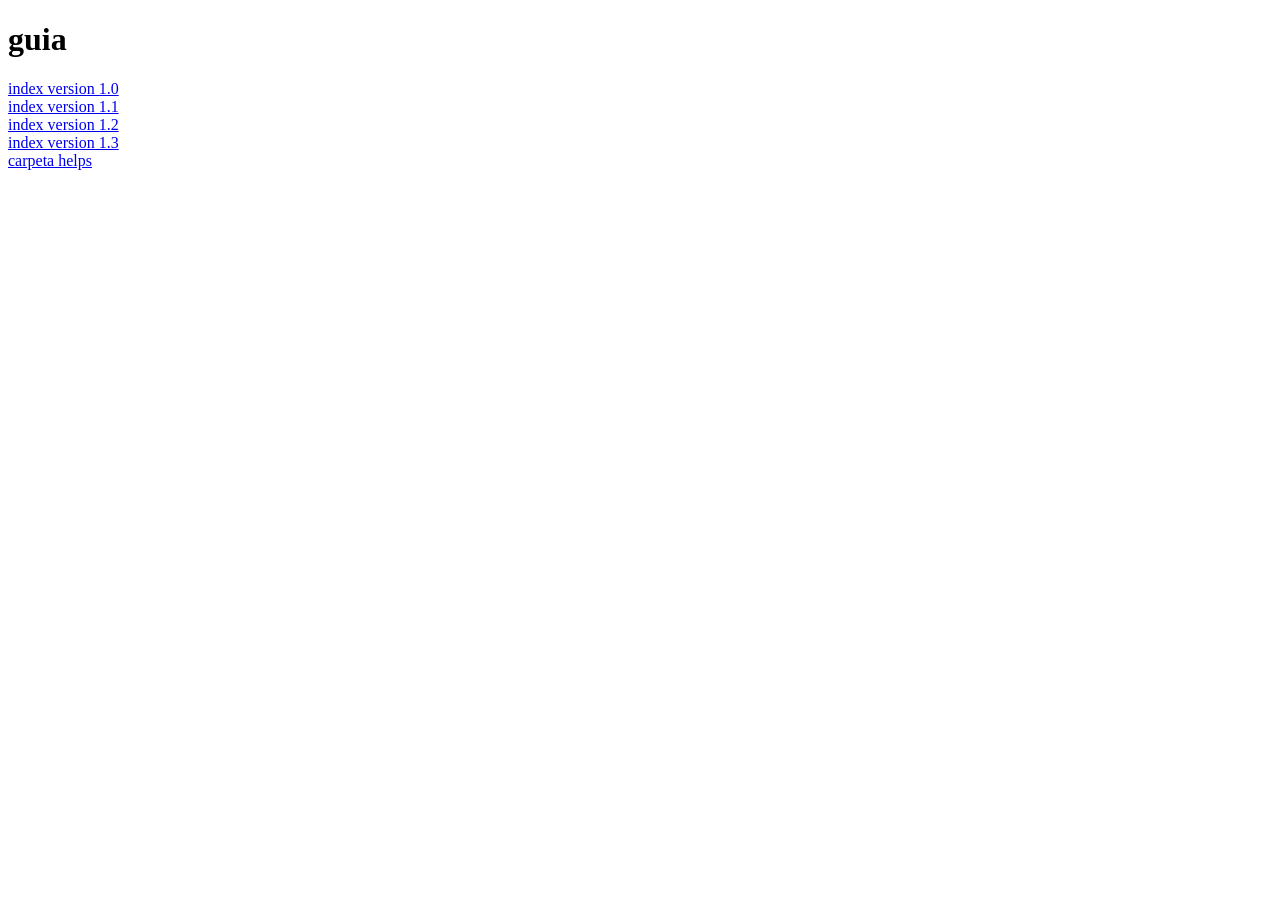
<file: index.html>
<!DOCTYPE html>
<html lang="en">
<head>
    <meta charset="UTF-8">
    <meta name="viewport" content="width=device-width, initial-scale=1.0">
    <title>Document</title>
</head>
<body>
    <h1>guia</h1>
    <a href="dashboard/version 1.0/index.html">index version 1.0</a><br>
    <a href="dashboard/version 1.1/index.html">index version 1.1</a><br>
    <a href="dashboard/version 1.2/index.html">index version 1.2</a><br>
    <a href="dashboard/version 1.3/index.html">index version 1.3</a><br>
    <a href="dashboard/helps">carpeta helps</a><br>

</body>
</html>
</file>
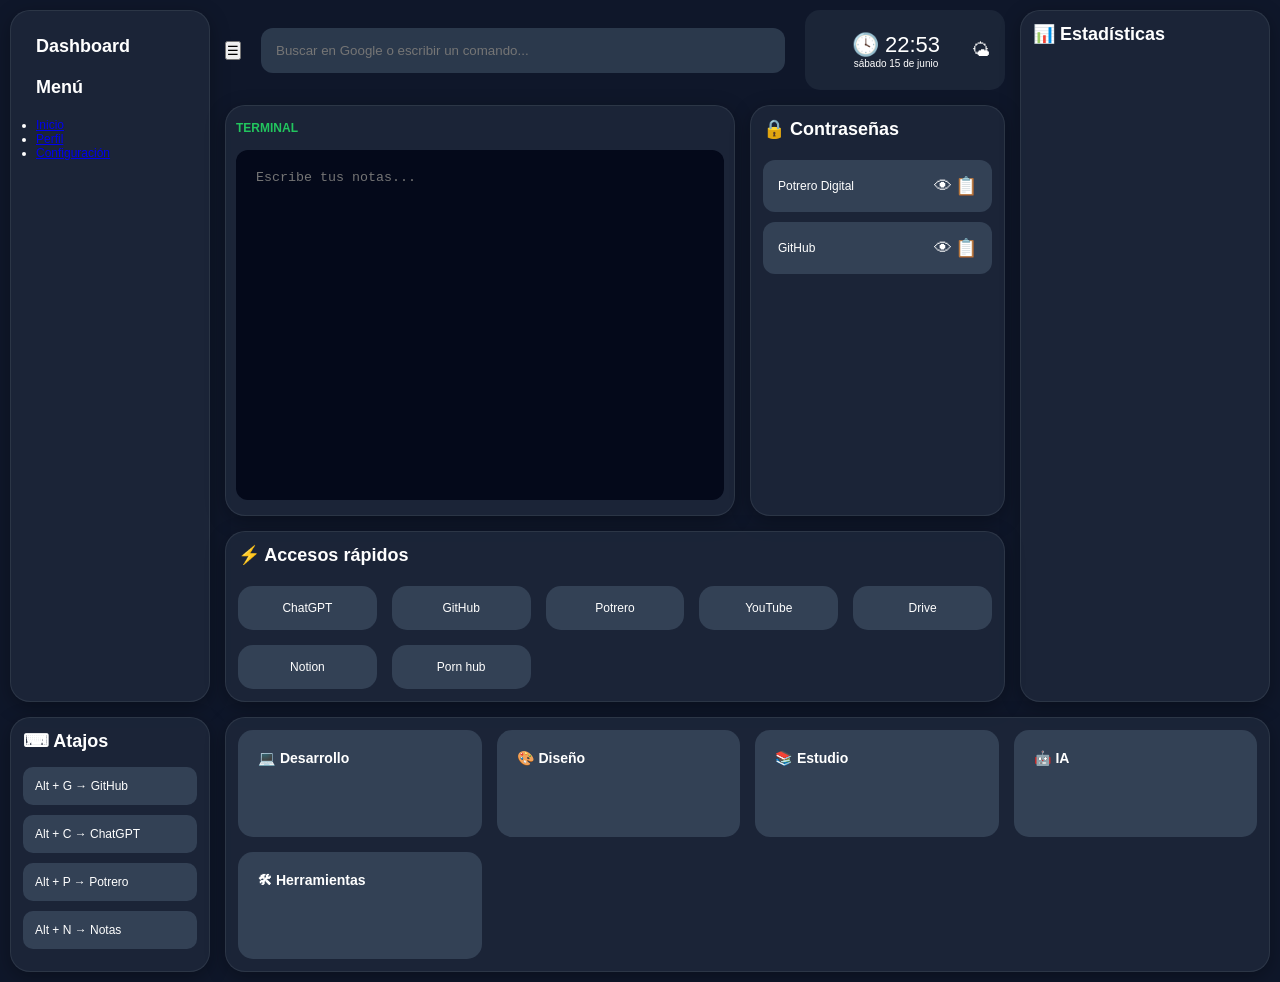
<file: dashboard/version 1.0/index.html>
<!DOCTYPE html>
<html lang="en">
<head>
    <meta charset="UTF-8">
    <meta name="viewport" content="width=device-width, initial-scale=1.0">
    <link rel="stylesheet" href="styles.css">
    <title>version 1.0</title>
</head>
<body>
    <div class="dashboard">
        <!-- side bar -->
        <aside class="sidebar card">
            <div class="perfil">
                <div>
                    <h1>Dashboard</h1>
                </div>
            </div>
            <h2>Menú</h2>
            <ul>
                <li><a href="#">Inicio</a></li>
                <li><a href="#">Perfil</a></li>
                <li><a href="#">Configuración</a></li>
            </ul>
        </aside>
        
        <!-- atajos  -->
        <section class="shortcuts card">

            <h2>⌨ Atajos</h2>

            <ul>
                <li>Alt + G → GitHub</li>
                <li>Alt + C → ChatGPT</li>
                <li>Alt + P → Potrero</li>
                <li>Alt + N → Notas</li>
            </ul>

        </section>

        <!-- Header -->
        <header class="header">
            <div class="side-btn">
                <button id="btn">
                    ☰
                </button>
            </div>
            <div class="buscador">
                <input
                    type="text"
                    placeholder="Buscar en Google o escribir un comando..."
                >
            </div>

            <div class="environment">
                <div class="env-tab">
                    <div class="reloj">
                        <p style="font-size: 22px;padding: 0;margin: 0;">🕓 22:53</p>
                        <p style="font-size: smaller;padding: 0;margin: 0;">sábado 15 de junio</p>
                    </div>
                    <div class="clima">
                        <p style="font-size: 22px;padding: 0;margin: 0;">🌤 18°C</p>
                        <p style="font-size: smaller;">Buenos Aires</p>
                    </div>
                </div>
                
                <div class="env-btns">
                    <div class="btn-reloj">
                        <button id="btn-reloj" class="btn-env">🕓</button>
                    </div>
                    <div class="btn-clima">
                        <button id="btn-clima" class="btn-env">🌤</button>
                    </div>
                </div>
            </div>
        </header>


        <!-- Terminal -->
        <section class="terminal card">

            <div class="terminal-header">
                TERMINAL 
            </div>

            <textarea placeholder="Escribe tus notas..."></textarea>

        </section>
        
        <!-- Contraseñas -->
        <section class="passwords card">
            <h2>🔒 Contraseñas</h2>

            <div class="password-item">
                <span>Potrero Digital</span>

                <div>
                    <button>👁</button>
                    <button>📋</button>
                </div>
            </div>

            <div class="password-item">
                <span>GitHub</span>

                <div>
                    <button>👁</button>
                    <button>📋</button>
                </div>
            </div>
        </section>

        <!-- statistics  -->
        <section class="statistics card ">

            <h2>📊   Estadísticas</h2>

            

        </section>

        <!-- Accesos rápidos -->
        <section class="quick-links card">

            <h2>⚡ Accesos rápidos</h2>

            <div class="links-grid">

                <a href="#">ChatGPT</a>
                <a href="#">GitHub</a>
                <a href="#">Potrero</a>
                <a href="#">YouTube</a>
                <a href="#">Drive</a>
                <a href="#">Notion</a>
                <a href="#">Porn hub</a>

            </div>

        </section>

        <!-- Categorías -->
        <section class="categories card">

            <div class="category">
                <h3>💻 Desarrollo</h3>
            </div>

            <div class="category">
                <h3>🎨 Diseño</h3>
            </div>

            <div class="category">
                <h3>📚 Estudio</h3>
            </div>

            <div class="category">
                <h3>🤖 IA</h3>
            </div>

            <div class="category">
                <h3>🛠 Herramientas</h3>
            </div>

        </section>

    </div>
    <SCRIpt src="sidebars.js"></SCRIpt>
</body>
</html>
</file>
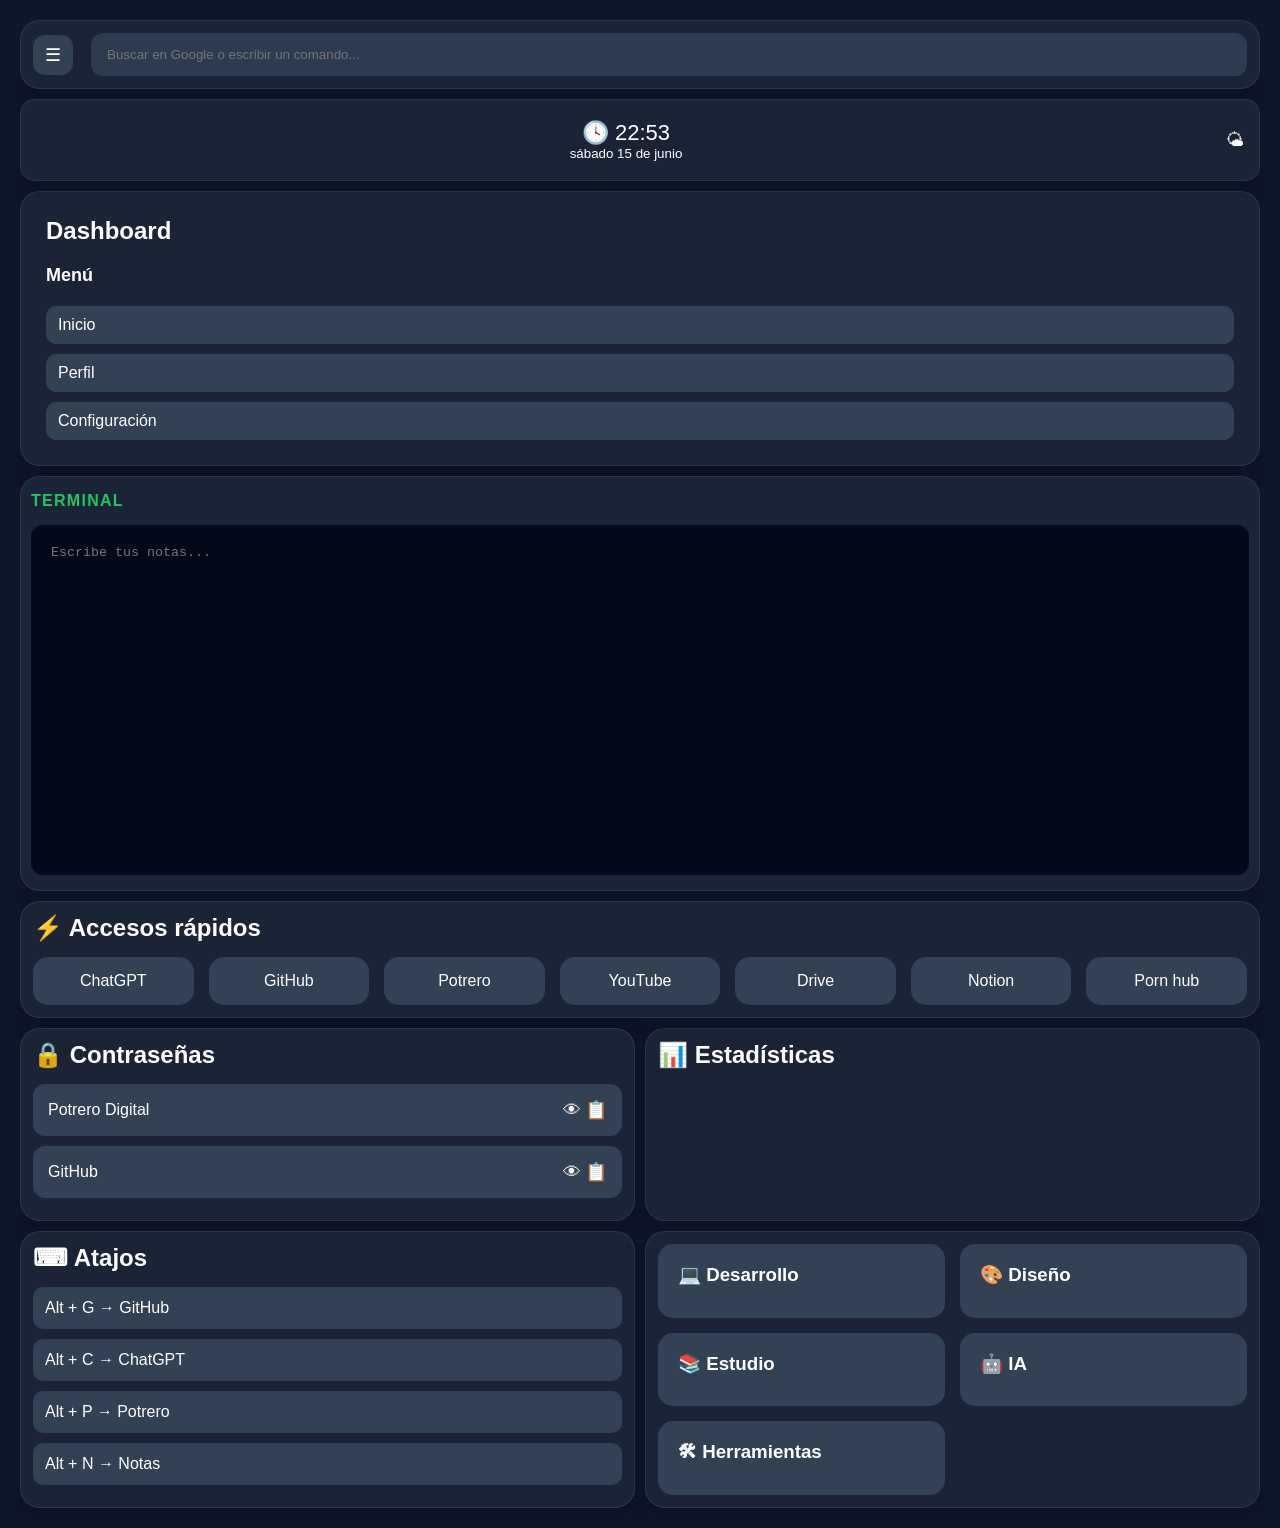
<file: dashboard/version 1.1/index.html>
<!DOCTYPE html>
<html lang="en">
<head>
    <meta charset="UTF-8">
    <meta name="viewport" content="width=device-width, initial-scale=1.0">
    <title>version 1.1</title>
    <link rel="stylesheet" href="styles.css">
</head>
<body>
    <div class="dashboard">
        <aside class="sidebar card">
            <div class="perfil">
                <div>
                    <h1>Dashboard</h1>
                </div>
            </div>
            <h2>Menú</h2>
            <ul>
                <li><a href="#">Inicio</a></li>
                <li><a href="#">Perfil</a></li>
                <li><a href="#">Configuración</a></li>
            </ul>
        </aside>

        <header class="header card">
            <div class="side-btn">
                <button id="btn">☰</button>
            </div>
            <div class="buscador">
                <input type="text" placeholder="Buscar en Google o escribir un comando...">
            </div>
        </header>

        <section class="environment box">
            <div class="env-tab">
                <div class="reloj">
                    <p style="font-size: 22px; padding: 0; margin: 0;">🕓 22:53</p>
                    <p style="font-size: smaller; padding: 0; margin: 0;">sábado 15 de junio</p>
                </div>
                <div class="clima">
                    <p style="font-size: 22px; padding: 0; margin: 0;">🌤 18°C</p>
                    <p style="font-size: smaller; padding: 0; margin: 0;">Buenos Aires</p>
                </div>
            </div>

            <div class="env-btns">
                <div class="btn-reloj">
                    <button id="btn-reloj" class="btn-env">🕓</button>
                </div>
                <div class="btn-clima">
                    <button id="btn-clima" class="btn-env">🌤</button>
                </div>
            </div>
        </section>

        <section class="statistics card">
            <h2>📊 Estadísticas</h2>
        </section>

        <section class="terminal card">
            <div class="terminal-header">TERMINAL</div>
            <textarea placeholder="Escribe tus notas..."></textarea>
        </section>

        <section class="quick-links card">
            <h2>⚡ Accesos rápidos</h2>
            <div class="links-grid">
                <a href="#">ChatGPT</a>
                <a href="#">GitHub</a>
                <a href="#">Potrero</a>
                <a href="#">YouTube</a>
                <a href="#">Drive</a>
                <a href="#">Notion</a>
                <a href="#">Porn hub</a>
            </div>
        </section>

        <section class="passwords card">
            <h2>🔒 Contraseñas</h2>

            <div class="password-item">
                <span>Potrero Digital</span>
                <div>
                    <button>👁</button>
                    <button>📋</button>
                </div>
            </div>

            <div class="password-item">
                <span>GitHub</span>
                <div>
                    <button>👁</button>
                    <button>📋</button>
                </div>
            </div>
        </section>

        <section class="shortcuts card">
            <h2>⌨ Atajos</h2>
            <ul>
                <li>Alt + G → GitHub</li>
                <li>Alt + C → ChatGPT</li>
                <li>Alt + P → Potrero</li>
                <li>Alt + N → Notas</li>
            </ul>
        </section>

        <section class="categories card">
            <div class="category"><h3>💻 Desarrollo</h3></div>
            <div class="category"><h3>🎨 Diseño</h3></div>
            <div class="category"><h3>📚 Estudio</h3></div>
            <div class="category"><h3>🤖 IA</h3></div>
            <div class="category"><h3>🛠 Herramientas</h3></div>
        </section>
    </div>

    <script src="effects.js"></script>
</body>
</html>
</file>
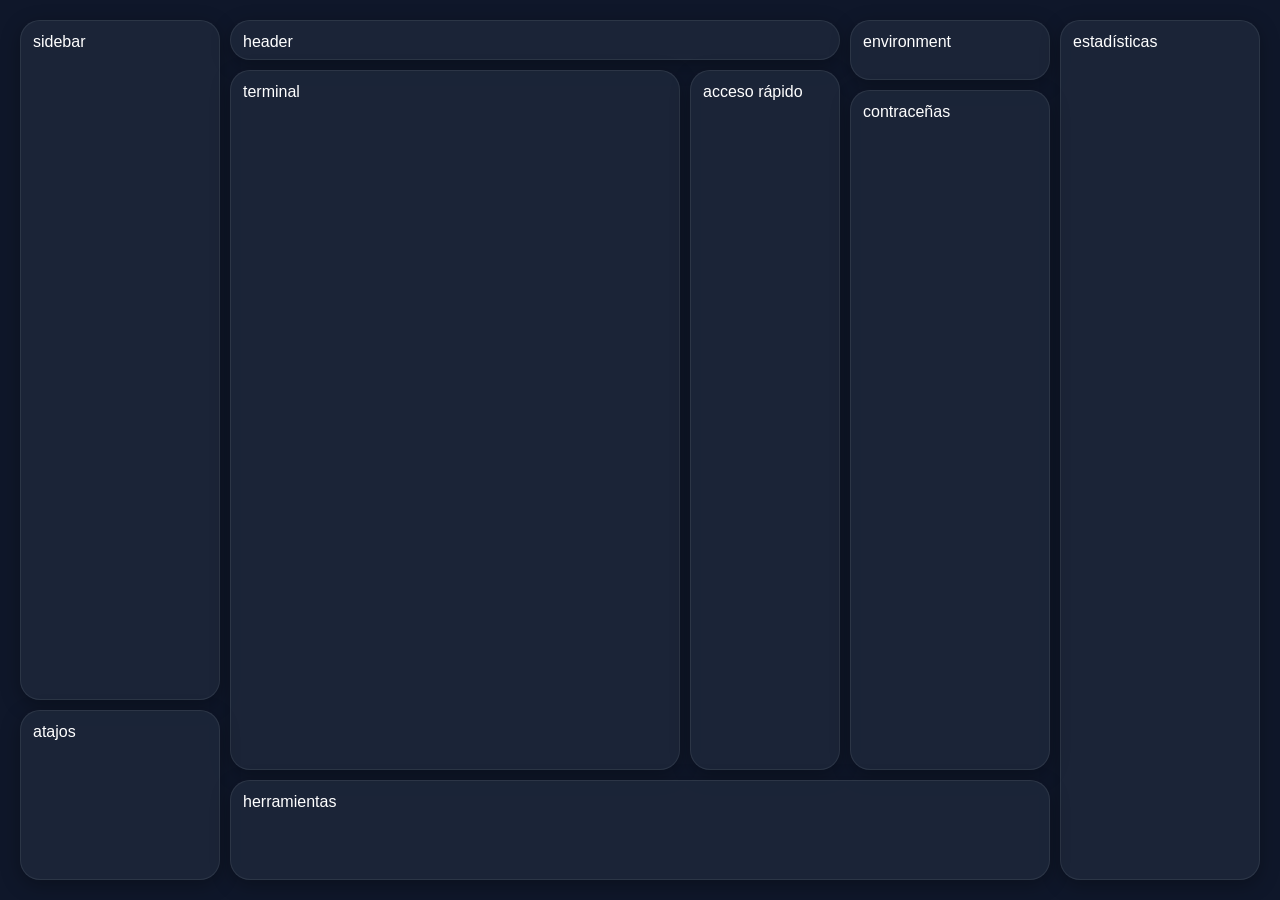
<file: dashboard/helps/new-grid.html>
<!DOCTYPE html>
<html lang="en">
<head>
    <meta charset="UTF-8">
    <meta name="viewport" content="width=device-width, initial-scale=1.0">
    <title>new-grid</title>
    <style> 
    /* =========================
    RESET
========================= */

    *{
        margin:0;
        padding:0;
        box-sizing:border-box;
    }

    html, body{
        font-family:"Lato",sans-serif;
        background:#0f172a;
        color:white;
        height: 100%;
        overflow:hidden;
    }

/* =========================
    DASHBOARD PRINCIPAL
========================= */

    .dashboard{
        height: 100vh;
        display:grid;
        gap:10px;
        padding:20px;
        grid-template-columns:
            200px
            1fr
            150px
            200px
            200px;
        
        grid-template-rows:
            40px
            10px
            1fr
            60px
            100px;

        grid-template-areas:
            "sidebar header header environment statistics"
            "sidebar terminal acceso-rapido environment statistics"
            "sidebar terminal acceso-rapido contraceñas statistics"
            "atajos terminal acceso-rapido contraceñas statistics"
            "atajos herramientas herramientas herramientas statistics"
            ;

    }

    .box {
        background:#1e293bcc;
        border-radius:20px;
        padding: 12px;
        border:1px solid rgba(255,255,255,.08);
        box-shadow:
        0 5px 20px rgba(0,0,0,.3);
    }

    .sidebar { grid-area: sidebar; }
    .header { grid-area: header; }
    .environment { grid-area: environment; }
    .statistics { grid-area: statistics; }
    .terminal { grid-area: terminal; }
    .acceso-rapido { grid-area: acceso-rapido; }
    .contraceñas { grid-area: contraceñas; }
    .atajos { grid-area: atajos; }
    .herramientas { grid-area: herramientas; }
</style>
</head>
<body>
    <div class="dashboard">
        <div class="sidebar box">sidebar</div>
        <div class="header box">header</div>
        <div class="environment box">environment</div>
        <div class="statistics box">estadísticas</div>
        <div class="terminal box">terminal</div>
        <div class="acceso-rapido box">acceso rápido</div>
        <div class="contraceñas box">contraceñas</div>
        <div class="atajos box">atajos</div>
        <div class="herramientas box">herramientas</div>
    </div>
</body>
</html>
</file>
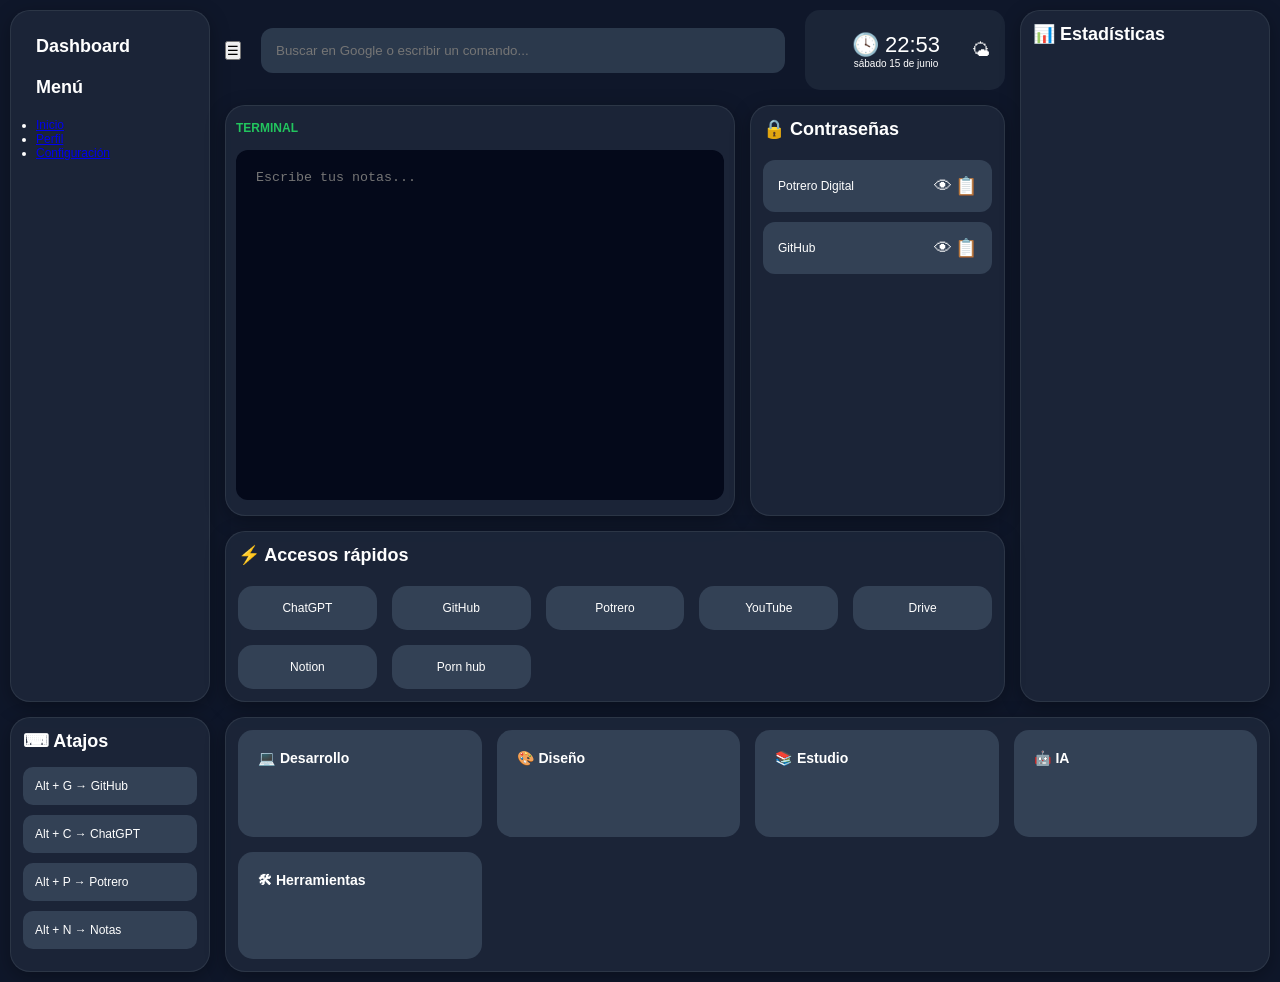
<file: dashboard/version 1.0/one.html>
<!DOCTYPE html>
<html lang="en">
<head>
    <meta charset="UTF-8">
    <meta name="viewport" content="width=device-width, initial-scale=1.0">
    <link rel="stylesheet" href="styles.css">
    <title>Document</title>
</head>
<body>
    <div class="dashboard">
        <!-- side bar -->
        <aside class="sidebar card">
            <div class="perfil">
                <div>
                    <h1>Dashboard</h1>
                </div>
            </div>
            <h2>Menú</h2>
            <ul>
                <li><a href="#">Inicio</a></li>
                <li><a href="#">Perfil</a></li>
                <li><a href="#">Configuración</a></li>
            </ul>
        </aside>
        
        <!-- atajos  -->
        <section class="shortcuts card">

            <h2>⌨ Atajos</h2>

            <ul>
                <li>Alt + G → GitHub</li>
                <li>Alt + C → ChatGPT</li>
                <li>Alt + P → Potrero</li>
                <li>Alt + N → Notas</li>
            </ul>

        </section>

        <!-- Header -->
        <header class="header">
            <div class="side-btn">
                <button id="btn">
                    ☰
                </button>
            </div>
            <div class="buscador">
                <input
                    type="text"
                    placeholder="Buscar en Google o escribir un comando..."
                >
            </div>

            <div class="environment">
                <div class="env-tab">
                    <div class="reloj">
                        <p style="font-size: 22px;padding: 0;margin: 0;">🕓 22:53</p>
                        <p style="font-size: smaller;padding: 0;margin: 0;">sábado 15 de junio</p>
                    </div>
                    <div class="clima">
                        <p style="font-size: 22px;padding: 0;margin: 0;">🌤 18°C</p>
                        <p style="font-size: smaller;">Buenos Aires</p>
                    </div>
                </div>
                
                <div class="env-btns">
                    <div class="btn-reloj">
                        <button id="btn-reloj" class="btn-env">🕓</button>
                    </div>
                    <div class="btn-clima">
                        <button id="btn-clima" class="btn-env">🌤</button>
                    </div>
                </div>
            </div>
        </header>


        <!-- Terminal -->
        <section class="terminal card">

            <div class="terminal-header">
                TERMINAL 
            </div>

            <textarea placeholder="Escribe tus notas..."></textarea>

        </section>
        
        <!-- Contraseñas -->
        <section class="passwords card">
            <h2>🔒 Contraseñas</h2>

            <div class="password-item">
                <span>Potrero Digital</span>

                <div>
                    <button>👁</button>
                    <button>📋</button>
                </div>
            </div>

            <div class="password-item">
                <span>GitHub</span>

                <div>
                    <button>👁</button>
                    <button>📋</button>
                </div>
            </div>
        </section>

        <!-- statistics  -->
        <section class="statistics card ">

            <h2>📊   Estadísticas</h2>

            

        </section>

        <!-- Accesos rápidos -->
        <section class="quick-links card">

            <h2>⚡ Accesos rápidos</h2>

            <div class="links-grid">

                <a href="#">ChatGPT</a>
                <a href="#">GitHub</a>
                <a href="#">Potrero</a>
                <a href="#">YouTube</a>
                <a href="#">Drive</a>
                <a href="#">Notion</a>
                <a href="#">Porn hub</a>

            </div>

        </section>

        <!-- Categorías -->
        <section class="categories card">

            <div class="category">
                <h3>💻 Desarrollo</h3>
            </div>

            <div class="category">
                <h3>🎨 Diseño</h3>
            </div>

            <div class="category">
                <h3>📚 Estudio</h3>
            </div>

            <div class="category">
                <h3>🤖 IA</h3>
            </div>

            <div class="category">
                <h3>🛠 Herramientas</h3>
            </div>

        </section>

    </div>
    <SCRIpt src="sidebars.js"></SCRIpt>

    <SCRIpt>
        
const sidebtn = document.querySelector("#btn");
const sidebar = document.querySelector(".sidebar");
const dashboard = document.querySelector(".dashboard");
const shortcuts = document.querySelector(".shortcuts");

sidebtn.addEventListener("click",()=>{
    sidebar.classList.toggle("oculta");
    dashboard.classList.toggle("oculta-sidebar");
    shortcuts.classList.toggle("oculta");
});


const btnreloj = document.querySelector("#btn-reloj");
const btnclima = document.querySelector("#btn-clima");
const reloj = document.querySelector(".reloj");
const clima = document.querySelector(".clima");
const btnrelojenv = document.querySelector(".btn-reloj");
const btnclimaenv = document.querySelector(".btn-clima");

reloj.classList.add("activa");
btnclimaenv.classList.add("activa");

btnreloj.addEventListener("click", () => {
    clima.classList.remove("activa");
    reloj.classList.add("activa");
    btnrelojenv.classList.remove("activa");
    btnclimaenv.classList.add("activa");
});

btnclima.addEventListener("click", () => {
    reloj.classList.remove("activa");
    clima.classList.add("activa");
    btnclimaenv.classList.remove("activa");
    btnrelojenv.classList.add("activa");
});

    </SCRIpt>
    <style>
/* =========================
    RESET
========================= */

*{
    margin:0;
    padding:0;
    box-sizing:border-box;
}

body{
    font-family:"Lato",sans-serif;
    font-size: 12px;
    background-image: url('img/background.jpg');
    background: #0f172a;
    color: white;
    min-height:100vh;
    width: 100%;
}


/* =========================
    DASHBOARD PRINCIPAL
========================= */

.dashboard{
    display:grid;
    gap:15px;
    padding:10px;
    grid-template-columns:
        200px
        2fr
        1fr
        250px;
    grid-template-areas:
        "sidebar header header statistics"
        "sidebar terminal passwords statistics"
        "sidebar quick quick statistics"
        "shortcuts categories categories categories";
    transition: grid-template-columns 0.5s ease;
}
.dashboard.oculta-sidebar{
    grid-template-columns:
        0
        2fr
        1fr
        1fr;
}

/* =========================
    TARJETAS GENERALES
========================= */

.card{
    background:#1e293bcc;
    border-radius:20px;
    padding: 12px;
    border:1px solid rgba(255,255,255,.08);
    box-shadow:
    0 5px 20px rgba(0,0,0,.3);
}
/* =========================
    SIDE BAR
========================= */
.sidebar{
    grid-area:sidebar;
    display:flex;
    flex-direction:column;
    gap:20px;
    padding:25px;
    transition: all 0.5s ease;
    opacity: 1;
    visibility: visible;
}

.sidebar.oculta{
    opacity: 0;
    visibility: hidden;
    padding: 0 25px;
}

/* =========================
    HEADER
========================= */

.header{
    grid-area:header;
    display:flex;
    align-items:center;
    gap:20px;
    justify-content: space-between;
}

.perfil{
    display:flex;
    align-items:center;
    gap:15px;
}

.perfil img{
    width:60px;
    height:60px;
    border-radius:50%;
    object-fit:cover;
}

.buscador{
    flex:1;
}

.buscador input{
    width:100%;
    padding:15px;
    border:none;
    border-radius:12px;
    background:#334155cc;
    color:white;
    outline:none;
}
.environment{
    background:#1e293bcc;
    padding:15px;
    border-radius:15px;
    text-align:center;
    display: flex;
    justify-content: center;
    align-items: center; 
    width: 200px;
}

.env-tab{
    flex:1;
    position:relative;
    display: flex;
    justify-content: center;
    align-items: center;
    min-height: 50px;
}
.btn-env {
    border: none;
    background: none;
    color: white;
    cursor: pointer;
    font-size: 18px;
}

.reloj,
.clima{
    opacity:0;
    transform:translateX(15px);
    transition:
        opacity .25s,
        transform .25s;
    position:absolute;
}
.reloj.activa,
.clima.activa{
    opacity:1;
    transform:translateX(0);
}
.btn-clima,
.btn-reloj {
    display: none;
}
.btn-clima.activa,
.btn-reloj.activa {
    display: block;
}


/* =========================
    CONTRASEÑAS
========================= */

.passwords{
    grid-area:passwords;
}

.passwords h2{
    margin-bottom:20px;
}

.password-item{
    display:flex;
    justify-content:space-between;
    align-items:center;
    padding:15px;
    background:#334155;
    border-radius:12px;
    margin-bottom:10px;
}

.password-item button{
    border:none;
    background:none;
    color:white;
    cursor:pointer;
    font-size:18px;
}

/* =========================
    TERMINAL
========================= */

.terminal{
    grid-area:terminal;
    display:flex;
    flex-direction:column;
    padding:15px 10px;
}

.terminal-header{
    margin-bottom:15px;
    color:#22c55e;
    font-weight:bold;
}

.terminal textarea{
    flex:1;
    min-height:350px;
    resize:none;
    background:#020617e5;
    color:#22c55e;
    border:none;
    border-radius:12px;
    padding:20px;
    font-family:monospace;
    outline:none;
}

/* =========================
    statistics
========================= */
.statistics{
    grid-area:statistics;
}

/* =========================
    ATAJOS
========================= */

.shortcuts{
    grid-area:shortcuts;
    transition: all 0.5s ease;
    opacity: 1;
    visibility: visible;
}

.shortcuts.oculta{
    opacity: 0;
    visibility: hidden;
}

.shortcuts h2{
    margin-bottom:15px;
}

.shortcuts ul{
    list-style:none;
}

.shortcuts li{
    padding:12px;
    margin-bottom:10px;
    border-radius:10px;
    background:#334155;
}

/* =========================
    ACCESOS RAPIDOS
========================= */

.quick-links{
    grid-area:quick;
}

.quick-links h2{
    margin-bottom:20px;
}

.links-grid{
    display:grid;
    gap:15px;
    grid-template-columns:
    repeat(auto-fit,minmax(120px,1fr));
}

.links-grid a{
    text-decoration:none;
    color:white;
    background:#334155;
    padding:15px;
    border-radius:15px;
    text-align:center;
    transition:.3s;
}

.links-grid a:hover{
    transform:translateY(-5px);
    background:#475569;
}

/* =========================
    CATEGORIAS
========================= */

.categories{
    grid-area:categories;
    display:grid;
    gap:15px;
    grid-template-columns:
    repeat(auto-fit,minmax(220px,1fr));
}

.category{
    background:#334155;
    padding:20px;
    border-radius:15px;
}

.category h3{
    margin-bottom:10px;
}

.category ul{
    list-style:none;
}

.category li{
    margin-bottom:8px;
}

/* =========================
    BOTON MODO OSCURO
========================= */

.theme-toggle{
    position:fixed;
    bottom:20px;
    left:20px;
    border:none;
    cursor:pointer;
    padding:12px 18px;
    border-radius:12px;
    background:#334155;
    color:white;
}

/* =========================
    MODO CLARO
========================= */

body.light{
    background:#f1f5f9;
    color:#0f172a;
}

body.light .card,
body.light .clima,
body.light .reloj{
    background:white;
}
body.light .links-grid a,
body.light .password-item,
body.light .shortcuts li,
body.light .category{
    background:#e2e8f0;
    color:#0f172a;
}

body.light .buscador input{
    background:#e2e8f0;
    color:#0f172a;
}

body.light .terminal textarea{
    background:#f8fafc;
    color:#166534;
}


    </style>
</body>
</html>
</file>
<file: dashboard/version 1.0/styles.css>
/* =========================
    RESET
========================= */

*{
    margin:0;
    padding:0;
    box-sizing:border-box;
}

body{
    font-family:"Lato",sans-serif;
    font-size: 12px;
    background-image: url('img/background.jpg');
    background: #0f172a;
    color: white;
    min-height:100vh;
    width: 100%;
}


/* =========================
    DASHBOARD PRINCIPAL
========================= */

.dashboard{
    display:grid;
    gap:15px;
    padding:10px;
    grid-template-columns:
        200px
        2fr
        1fr
        250px;
    grid-template-areas:
        "sidebar header header statistics"
        "sidebar terminal passwords statistics"
        "sidebar quick quick statistics"
        "shortcuts categories categories categories";
    transition: grid-template-columns 0.5s ease;
}
.dashboard.oculta-sidebar{
    grid-template-columns:
        0
        2fr
        1fr
        1fr;
}

/* =========================
    TARJETAS GENERALES
========================= */

.card{
    background:#1e293bcc;
    border-radius:20px;
    padding: 12px;
    border:1px solid rgba(255,255,255,.08);
    box-shadow:
    0 5px 20px rgba(0,0,0,.3);
}
/* =========================
    SIDE BAR
========================= */
.sidebar{
    grid-area:sidebar;
    display:flex;
    flex-direction:column;
    gap:20px;
    padding:25px;
    transition: all 0.5s ease;
    opacity: 1;
    visibility: visible;
}

.sidebar.oculta{
    opacity: 0;
    visibility: hidden;
    padding: 0 25px;
}

/* =========================
    HEADER
========================= */

.header{
    grid-area:header;
    display:flex;
    align-items:center;
    gap:20px;
    justify-content: space-between;
}

.perfil{
    display:flex;
    align-items:center;
    gap:15px;
}

.perfil img{
    width:60px;
    height:60px;
    border-radius:50%;
    object-fit:cover;
}

.buscador{
    flex:1;
}

.buscador input{
    width:100%;
    padding:15px;
    border:none;
    border-radius:12px;
    background:#334155cc;
    color:white;
    outline:none;
}
.environment{
    background:#1e293bcc;
    padding:15px;
    border-radius:15px;
    text-align:center;
    display: flex;
    justify-content: center;
    align-items: center; 
    width: 200px;
}

.env-tab{
    flex:1;
    position:relative;
    display: flex;
    justify-content: center;
    align-items: center;
    min-height: 50px;
}
.btn-env {
    border: none;
    background: none;
    color: white;
    cursor: pointer;
    font-size: 18px;
}

.reloj,
.clima{
    opacity:0;
    transform:translateX(15px);
    transition:
        opacity .25s,
        transform .25s;
    position:absolute;
}
.reloj.activa,
.clima.activa{
    opacity:1;
    transform:translateX(0);
}
.btn-clima,
.btn-reloj {
    display: none;
}
.btn-clima.activa,
.btn-reloj.activa {
    display: block;
}


/* =========================
    CONTRASEÑAS
========================= */

.passwords{
    grid-area:passwords;
}

.passwords h2{
    margin-bottom:20px;
}

.password-item{
    display:flex;
    justify-content:space-between;
    align-items:center;
    padding:15px;
    background:#334155;
    border-radius:12px;
    margin-bottom:10px;
}

.password-item button{
    border:none;
    background:none;
    color:white;
    cursor:pointer;
    font-size:18px;
}

/* =========================
    TERMINAL
========================= */

.terminal{
    grid-area:terminal;
    display:flex;
    flex-direction:column;
    padding:15px 10px;
}

.terminal-header{
    margin-bottom:15px;
    color:#22c55e;
    font-weight:bold;
}

.terminal textarea{
    flex:1;
    min-height:350px;
    resize:none;
    background:#020617e5;
    color:#22c55e;
    border:none;
    border-radius:12px;
    padding:20px;
    font-family:monospace;
    outline:none;
}

/* =========================
    statistics
========================= */
.statistics{
    grid-area:statistics;
}

/* =========================
    ATAJOS
========================= */

.shortcuts{
    grid-area:shortcuts;
    transition: all 0.5s ease;
    opacity: 1;
    visibility: visible;
}

.shortcuts.oculta{
    opacity: 0;
    visibility: hidden;
}

.shortcuts h2{
    margin-bottom:15px;
}

.shortcuts ul{
    list-style:none;
}

.shortcuts li{
    padding:12px;
    margin-bottom:10px;
    border-radius:10px;
    background:#334155;
}

/* =========================
    ACCESOS RAPIDOS
========================= */

.quick-links{
    grid-area:quick;
}

.quick-links h2{
    margin-bottom:20px;
}

.links-grid{
    display:grid;
    gap:15px;
    grid-template-columns:
    repeat(auto-fit,minmax(120px,1fr));
}

.links-grid a{
    text-decoration:none;
    color:white;
    background:#334155;
    padding:15px;
    border-radius:15px;
    text-align:center;
    transition:.3s;
}

.links-grid a:hover{
    transform:translateY(-5px);
    background:#475569;
}

/* =========================
    CATEGORIAS
========================= */

.categories{
    grid-area:categories;
    display:grid;
    gap:15px;
    grid-template-columns:
    repeat(auto-fit,minmax(220px,1fr));
}

.category{
    background:#334155;
    padding:20px;
    border-radius:15px;
}

.category h3{
    margin-bottom:10px;
}

.category ul{
    list-style:none;
}

.category li{
    margin-bottom:8px;
}

/* =========================
    BOTON MODO OSCURO
========================= */

.theme-toggle{
    position:fixed;
    bottom:20px;
    left:20px;
    border:none;
    cursor:pointer;
    padding:12px 18px;
    border-radius:12px;
    background:#334155;
    color:white;
}

/* =========================
    MODO CLARO
========================= */

body.light{
    background:#f1f5f9;
    color:#0f172a;
}

body.light .card,
body.light .clima,
body.light .reloj{
    background:white;
}
body.light .links-grid a,
body.light .password-item,
body.light .shortcuts li,
body.light .category{
    background:#e2e8f0;
    color:#0f172a;
}

body.light .buscador input{
    background:#e2e8f0;
    color:#0f172a;
}

body.light .terminal textarea{
    background:#f8fafc;
    color:#166534;
}
</file>
<file: dashboard/version 1.1/styles.css>
*{
    margin:0;
    padding:0;
    box-sizing:border-box;
}

html, body{
    font-family:"Lato", sans-serif;
    background:#0f172a;
    color:white;
    min-height:100%;
}

body{
    min-height:100vh;
    width:100%;
    overflow:hidden;
}

.dashboard{
    height:100vh;
    display:grid;
    gap:10px;
    padding:20px;
    grid-template-columns:
        200px
        1fr
        150px
        200px
        220px;
    grid-template-rows:
        40px
        10px
        1fr
        60px
        100px;
    grid-template-areas:
        "sidebar header header environment statistics"
        "sidebar terminal acceso-rapido environment statistics"
        "sidebar terminal acceso-rapido contraceñas statistics"
        "atajos terminal acceso-rapido contraceñas statistics"
        "atajos herramientas herramientas herramientas statistics";
    transition:grid-template-columns .5s ease;
}

.dashboard.oculta-sidebar{
    grid-template-columns:
        0
        1fr
        1.2fr
        200px
        220px;
}

.card,
.box{
    background:#1e293bcc;
    border-radius:20px;
    padding:12px;
    border:1px solid rgba(255,255,255,.08);
    box-shadow:0 5px 20px rgba(0,0,0,.3);
    overflow:hidden;
}

.sidebar{ grid-area:sidebar; }
.header{ grid-area:header; }
.environment{ grid-area:environment; }
.statistics{ grid-area:statistics; }
.terminal{ grid-area:terminal; }
.quick-links{ grid-area:acceso-rapido; }
.passwords{ grid-area:contraceñas; }
.shortcuts{ grid-area:atajos; }
.categories{ grid-area:herramientas; }

.sidebar{
    display:flex;
    flex-direction:column;
    gap:20px;
    padding:25px;
    transition:all .5s ease;
    opacity:1;
    visibility:visible;
}

.sidebar.oculta{
    opacity:0;
    visibility:hidden;
    padding:0 25px;
}

.sidebar h2{ font-size:18px; }

.sidebar ul{
    list-style:none;
    display:flex;
    flex-direction:column;
    gap:10px;
}

.sidebar a{
    color:inherit;
    text-decoration:none;
    display:block;
    padding:10px 12px;
    border-radius:10px;
    background:#334155;
}

.header{
    display:flex;
    align-items:center;
    gap:18px;
    justify-content:space-between;
    min-width:0;
}

.side-btn button{
    border:none;
    cursor:pointer;
    background:#334155;
    color:white;
    width:40px;
    height:40px;
    border-radius:12px;
    font-size:18px;
}

.buscador{
    flex:1;
    min-width:0;
}

.buscador input{
    width:100%;
    padding:14px 16px;
    border:none;
    border-radius:12px;
    background:#334155cc;
    color:white;
    outline:none;
}

.environment{
    background:#1e293bcc;
    padding:15px;
    border-radius:15px;
    text-align:center;
    display:flex;
    justify-content:center;
    align-items:center;
    width:100%;
    min-width:180px;
}

.env-tab{
    flex:1;
    position:relative;
    display:flex;
    justify-content:center;
    align-items:center;
    min-height:50px;
}

.reloj,
.clima{
    opacity:0;
    transform:translateX(15px);
    transition:opacity .25s, transform .25s;
    position:absolute;
}

.reloj.activa,
.clima.activa{
    opacity:1;
    transform:translateX(0);
}

.env-btns{
    display:flex;
    gap:10px;
    margin-left:10px;
}

.btn-env{
    border:none;
    background:none;
    color:white;
    cursor:pointer;
    font-size:18px;
}

.btn-clima,
.btn-reloj{ display:none; }

.btn-clima.activa,
.btn-reloj.activa{ display:block; }

.terminal{
    display:flex;
    flex-direction:column;
    padding:15px 10px;
}

.terminal-header{
    margin-bottom:15px;
    color:#22c55e;
    font-weight:bold;
    letter-spacing:.08em;
}

.terminal textarea{
    flex:1;
    min-height:350px;
    resize:none;
    background:#020617e5;
    color:#22c55e;
    border:none;
    border-radius:12px;
    padding:20px;
    font-family:monospace;
    outline:none;
}

.statistics{
    display:flex;
    flex-direction:column;
    gap:10px;
}

.shortcuts{
    transition:all .5s ease;
    opacity:1;
    visibility:visible;
}

.shortcuts.oculta{
    opacity:0;
    visibility:hidden;
}

.shortcuts h2,
.passwords h2,
.quick-links h2,
.categories h2,
.statistics h2{
    margin-bottom:15px;
}

.shortcuts ul{
    list-style:none;
}

.shortcuts li{
    padding:12px;
    margin-bottom:10px;
    border-radius:10px;
    background:#334155;
}

.links-grid{
    display:grid;
    gap:15px;
    grid-template-columns:repeat(auto-fit, minmax(120px, 1fr));
}

.links-grid a{
    text-decoration:none;
    color:white;
    background:#334155;
    padding:15px;
    border-radius:15px;
    text-align:center;
    transition:.3s;
}

.links-grid a:hover{
    transform:translateY(-5px);
    background:#475569;
}

.password-item{
    display:flex;
    justify-content:space-between;
    align-items:center;
    padding:15px;
    background:#334155;
    border-radius:12px;
    margin-bottom:10px;
    gap:10px;
}

.password-item button{
    border:none;
    background:none;
    color:white;
    cursor:pointer;
    font-size:18px;
}

.categories{
    display:grid;
    gap:15px;
    grid-template-columns:repeat(auto-fit, minmax(220px, 1fr));
}

.category{
    background:#334155;
    padding:20px;
    border-radius:15px;
}

.category h3{ margin-bottom:10px; }

body.light{
    background:#f1f5f9;
    color:#0f172a;
}

body.light .card,
body.light .box,
body.light .clima,
body.light .reloj{
    background:white;
}

body.light .links-grid a,
body.light .password-item,
body.light .shortcuts li,
body.light .category,
body.light .sidebar a{
    background:#e2e8f0;
    color:#0f172a;
}

body.light .buscador input{
    background:#e2e8f0;
    color:#0f172a;
}

body.light .terminal textarea{
    background:#f8fafc;
    color:#166534;
}

@media (max-width: 1280px){
    body{ overflow:auto; }

    .dashboard{
        height:auto;
        min-height:100vh;
        grid-template-columns:1fr 1fr;
        grid-template-rows:auto;
        grid-template-areas:
            "header header"
            "environment environment"
            "sidebar sidebar"
            "terminal terminal"
            "acceso-rapido acceso-rapido"
            "contraceñas statistics"
            "atajos herramientas";
    }

    .dashboard.oculta-sidebar{
        grid-template-columns:1fr 1fr;
    }

    .environment{ min-width:0; }
}

@media (max-width: 768px){
    .header{ flex-wrap:wrap; }

    .buscador{
        order:3;
        flex-basis:100%;
    }

    .dashboard{
        padding:12px;
        gap:12px;
        grid-template-columns:1fr;
        grid-template-areas:
            "header"
            "environment"
            "sidebar"
            "terminal"
            "acceso-rapido"
            "contraceñas"
            "statistics"
            "atajos"
            "herramientas";
    }

    .categories{ grid-template-columns:1fr; }
}
</file>
